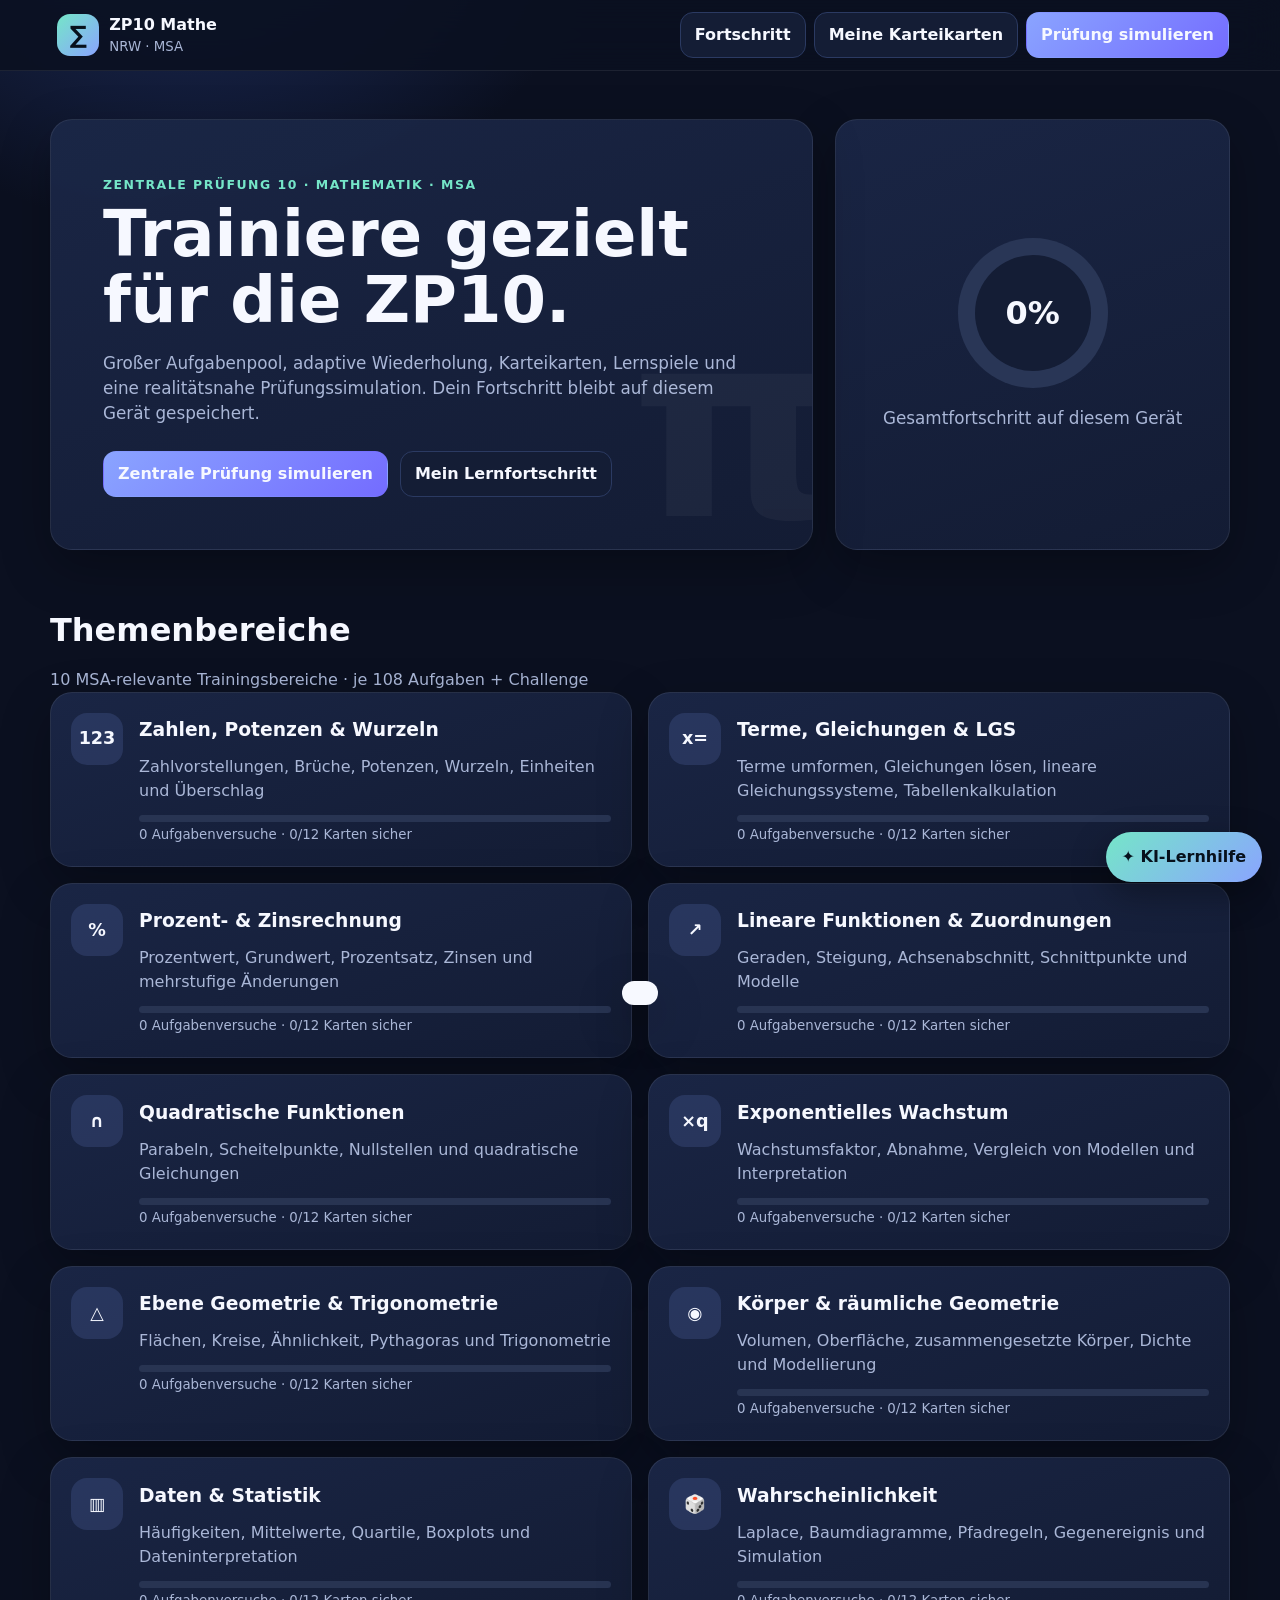
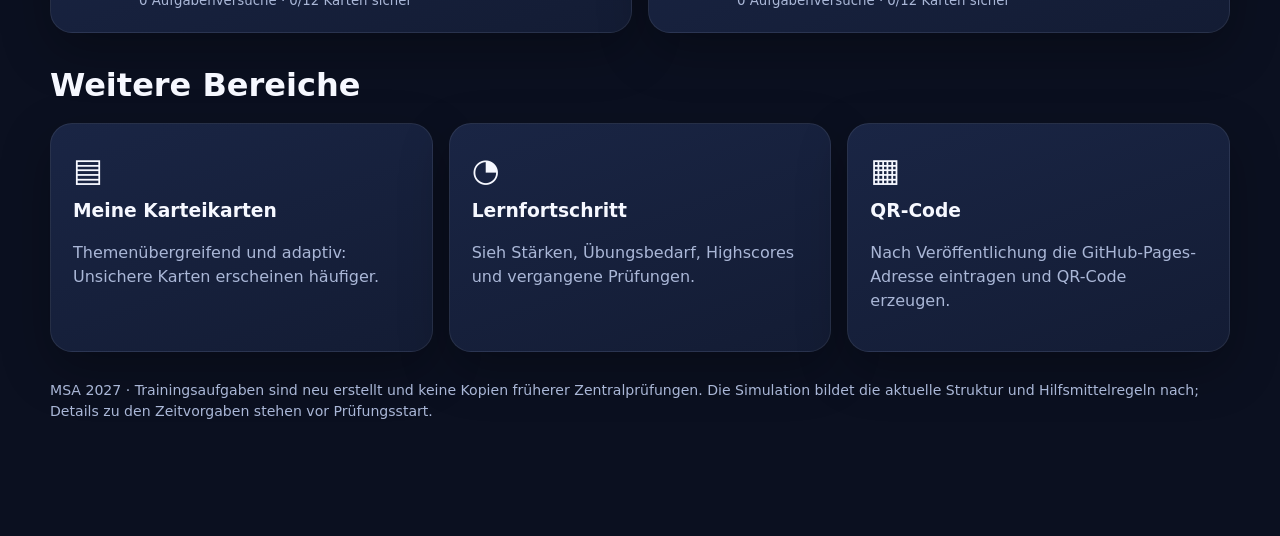
<file: index.html>
<!doctype html>
<html lang="de">
<head>
  <meta charset="utf-8">
  <meta name="viewport" content="width=device-width,initial-scale=1,viewport-fit=cover">
  <meta name="theme-color" content="#121a2f">
  <meta name="description" content="Interaktives ZP10 Mathematik NRW MSA Training für 2027">
  <link rel="manifest" href="manifest.webmanifest">
  <link rel="stylesheet" href="styles.css">
  <title>ZP10 Mathematik NRW – MSA</title>
</head>
<body>
  <a class="skip-link" href="#app">Zum Inhalt</a>
  <header class="topbar">
    <button id="homeBtn" class="brand" aria-label="Zur Startseite">
      <span class="brand-mark">∑</span><span><strong>ZP10 Mathe</strong><small>NRW · MSA</small></span>
    </button>
    <nav class="topnav" aria-label="Hauptnavigation">
      <button data-route="progress">Fortschritt</button>
      <button data-route="cards">Meine Karteikarten</button>
      <button data-route="exam" class="nav-accent">Prüfung simulieren</button>
    </nav>
  </header>

  <main id="app" tabindex="-1"></main>

  <a id="aiHelp" class="ai-help" target="_blank" rel="noopener noreferrer" aria-label="KI-Lernhilfe in neuem Tab öffnen">✦ <span>KI-Lernhilfe</span></a>
  <div id="toast" class="toast" role="status" aria-live="polite"></div>
  <div id="confetti" class="confetti" aria-hidden="true"></div>

  <script src="data/meta.js"></script>
  <script src="data/topics.js"></script>
  <script src="data/tasks.js"></script>
  <script src="data/challenges.js"></script>
  <script src="data/flashcards.js"></script>
  <script src="data/exams.js"></script>
  <script src="app.js"></script>
</body>
</html>
</file>
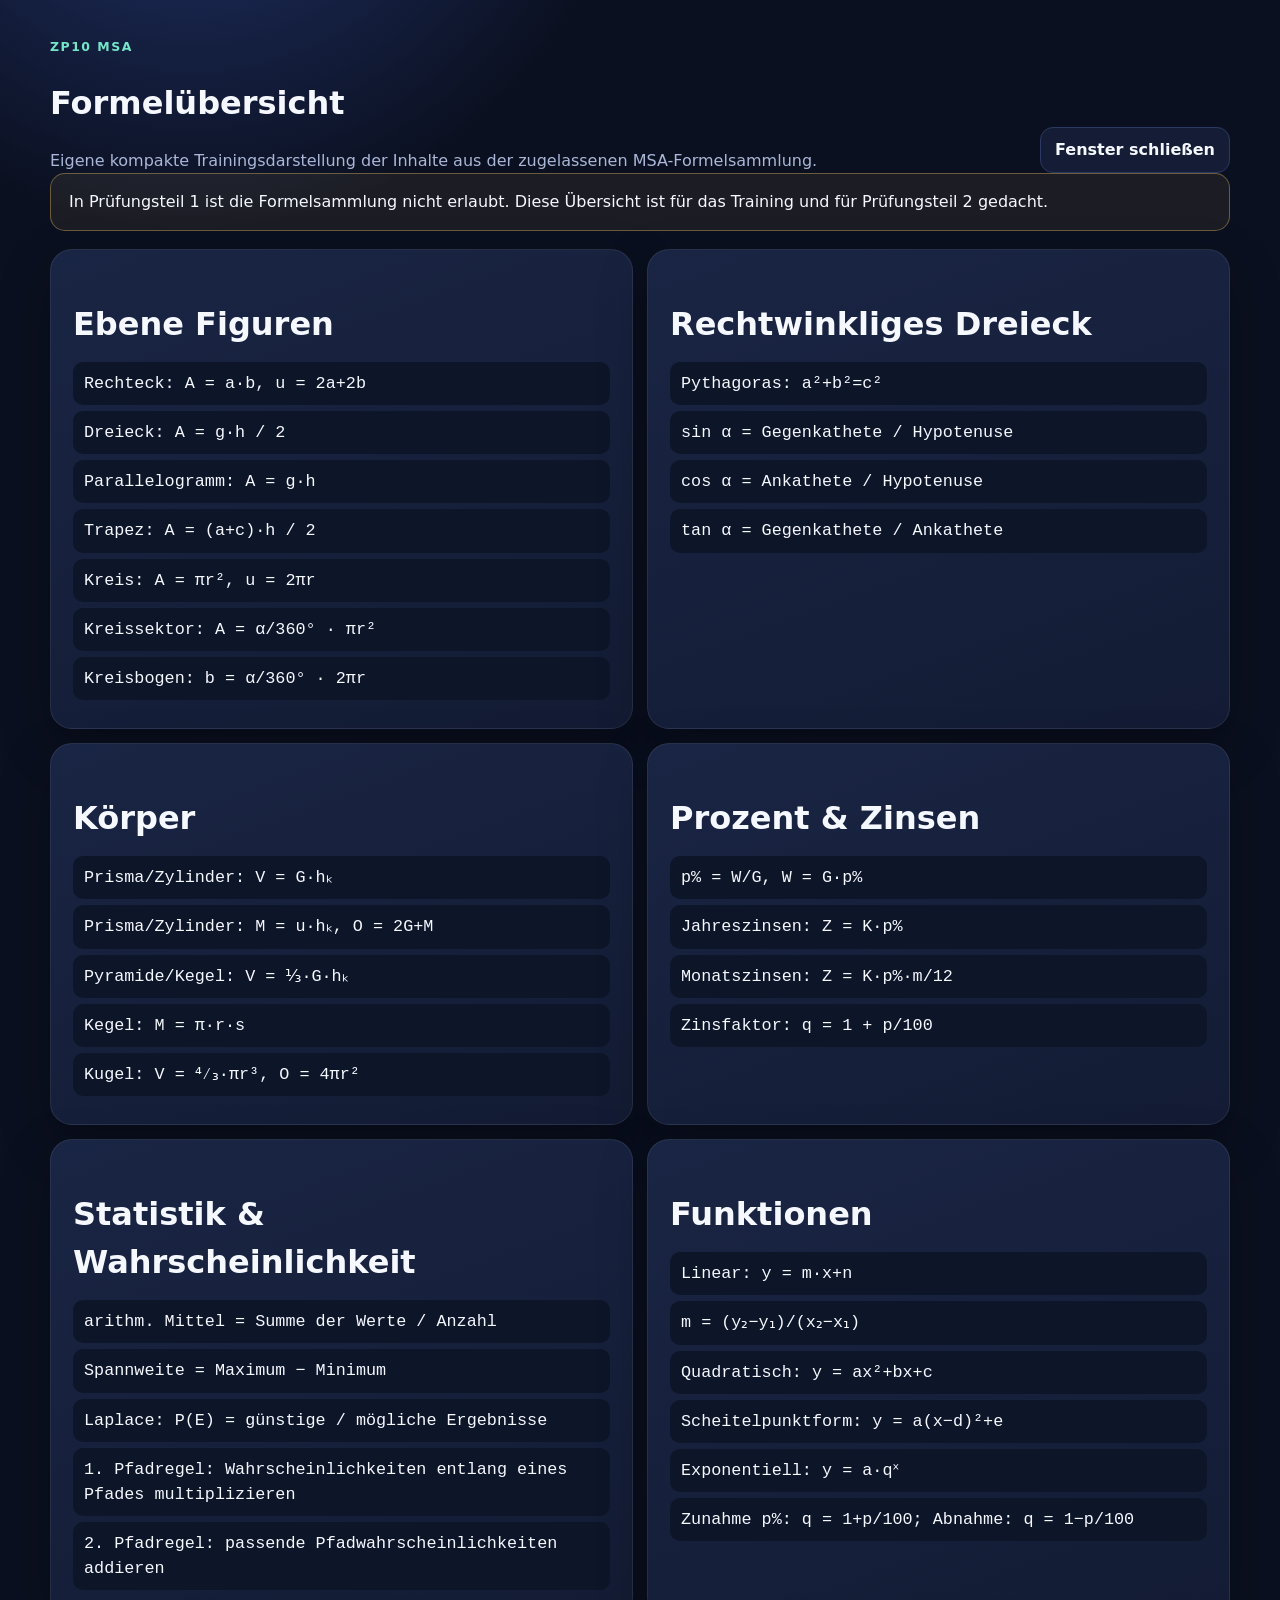
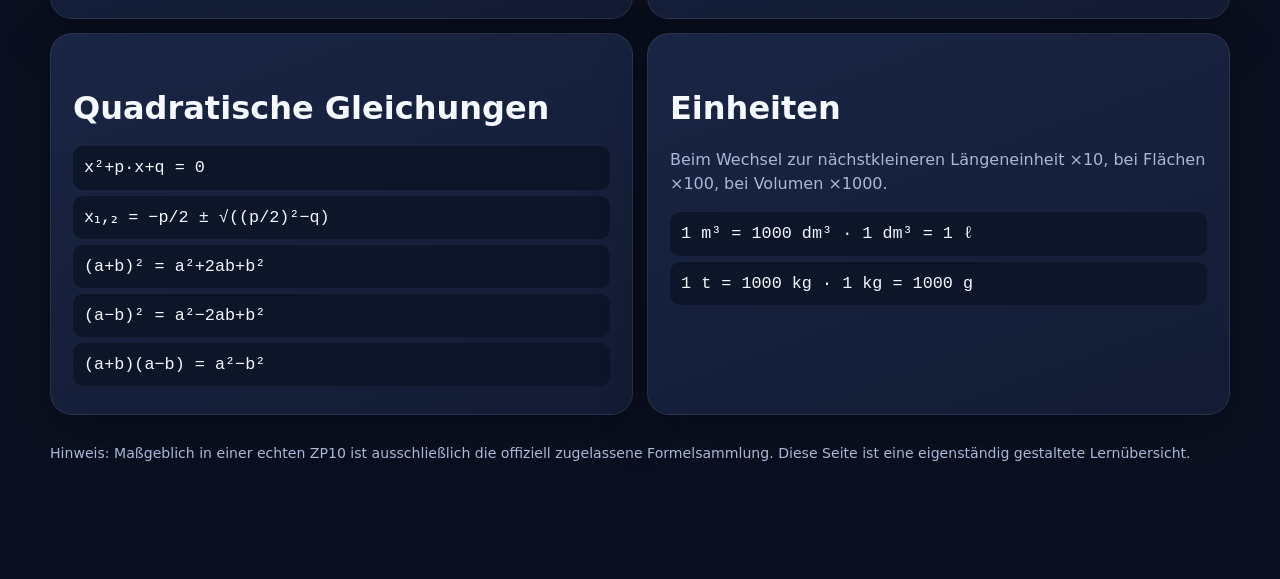
<file: formeln.html>
<!doctype html><html lang="de"><head><meta charset="utf-8"><meta name="viewport" content="width=device-width,initial-scale=1"><link rel="stylesheet" href="styles.css"><title>Formelübersicht – MSA</title><style>.formula-grid{display:grid;grid-template-columns:repeat(2,1fr);gap:14px}.formula{font-family:ui-monospace,SFMono-Regular,Menlo,monospace;font-size:1.05rem;background:#0d1528;padding:9px 11px;border-radius:10px;margin:6px 0}@media(max-width:700px){.formula-grid{grid-template-columns:1fr}}</style></head><body><main id="app"><div class="section-head"><div><span class="eyebrow">ZP10 MSA</span><h1>Formelübersicht</h1><p>Eigene kompakte Trainingsdarstellung der Inhalte aus der zugelassenen MSA-Formelsammlung.</p></div><button class="button" onclick="window.close()">Fenster schließen</button></div><div class="notice">In Prüfungsteil 1 ist die Formelsammlung nicht erlaubt. Diese Übersicht ist für das Training und für Prüfungsteil 2 gedacht.</div><section class="formula-grid" style="margin-top:18px">
<div class="card"><h2>Ebene Figuren</h2><div class="formula">Rechteck: A = a·b, u = 2a+2b</div><div class="formula">Dreieck: A = g·h / 2</div><div class="formula">Parallelogramm: A = g·h</div><div class="formula">Trapez: A = (a+c)·h / 2</div><div class="formula">Kreis: A = πr², u = 2πr</div><div class="formula">Kreissektor: A = α/360° · πr²</div><div class="formula">Kreisbogen: b = α/360° · 2πr</div></div>
<div class="card"><h2>Rechtwinkliges Dreieck</h2><div class="formula">Pythagoras: a²+b²=c²</div><div class="formula">sin α = Gegenkathete / Hypotenuse</div><div class="formula">cos α = Ankathete / Hypotenuse</div><div class="formula">tan α = Gegenkathete / Ankathete</div></div>
<div class="card"><h2>Körper</h2><div class="formula">Prisma/Zylinder: V = G·hₖ</div><div class="formula">Prisma/Zylinder: M = u·hₖ, O = 2G+M</div><div class="formula">Pyramide/Kegel: V = ⅓·G·hₖ</div><div class="formula">Kegel: M = π·r·s</div><div class="formula">Kugel: V = ⁴⁄₃·πr³, O = 4πr²</div></div>
<div class="card"><h2>Prozent & Zinsen</h2><div class="formula">p% = W/G, W = G·p%</div><div class="formula">Jahreszinsen: Z = K·p%</div><div class="formula">Monatszinsen: Z = K·p%·m/12</div><div class="formula">Zinsfaktor: q = 1 + p/100</div></div>
<div class="card"><h2>Statistik & Wahrscheinlichkeit</h2><div class="formula">arithm. Mittel = Summe der Werte / Anzahl</div><div class="formula">Spannweite = Maximum − Minimum</div><div class="formula">Laplace: P(E) = günstige / mögliche Ergebnisse</div><div class="formula">1. Pfadregel: Wahrscheinlichkeiten entlang eines Pfades multiplizieren</div><div class="formula">2. Pfadregel: passende Pfadwahrscheinlichkeiten addieren</div></div>
<div class="card"><h2>Funktionen</h2><div class="formula">Linear: y = m·x+n</div><div class="formula">m = (y₂−y₁)/(x₂−x₁)</div><div class="formula">Quadratisch: y = ax²+bx+c</div><div class="formula">Scheitelpunktform: y = a(x−d)²+e</div><div class="formula">Exponentiell: y = a·qˣ</div><div class="formula">Zunahme p%: q = 1+p/100; Abnahme: q = 1−p/100</div></div>
<div class="card"><h2>Quadratische Gleichungen</h2><div class="formula">x²+p·x+q = 0</div><div class="formula">x₁,₂ = −p/2 ± √((p/2)²−q)</div><div class="formula">(a+b)² = a²+2ab+b²</div><div class="formula">(a−b)² = a²−2ab+b²</div><div class="formula">(a+b)(a−b) = a²−b²</div></div>
<div class="card"><h2>Einheiten</h2><p>Beim Wechsel zur nächstkleineren Längeneinheit ×10, bei Flächen ×100, bei Volumen ×1000.</p><div class="formula">1 m³ = 1000 dm³ · 1 dm³ = 1 ℓ</div><div class="formula">1 t = 1000 kg · 1 kg = 1000 g</div></div>
</section><p class="footer-note">Hinweis: Maßgeblich in einer echten ZP10 ist ausschließlich die offiziell zugelassene Formelsammlung. Diese Seite ist eine eigenständig gestaltete Lernübersicht.</p></main></body></html>
</file>
<file: styles.css>
:root{--bg:#0b1020;--panel:#141d35;--panel2:#1b2747;--text:#f6f8ff;--muted:#aab7d7;--line:#2b3a62;--accent:#75e6c8;--accent2:#8aa4ff;--good:#61d38a;--bad:#ff7d89;--warn:#ffd166;--shadow:0 18px 50px rgba(0,0,0,.28);--radius:22px}
*{box-sizing:border-box}html{scroll-behavior:smooth}body{margin:0;background:radial-gradient(circle at 15% -10%,#22356f 0,transparent 28rem),var(--bg);color:var(--text);font-family:Inter,ui-sans-serif,system-ui,-apple-system,BlinkMacSystemFont,"Segoe UI",sans-serif;line-height:1.5}.skip-link{position:absolute;left:-9999px}.skip-link:focus{left:12px;top:12px;z-index:99;background:#fff;color:#000;padding:10px 14px;border-radius:10px}.topbar{position:sticky;top:0;z-index:40;display:flex;align-items:center;justify-content:space-between;gap:20px;padding:12px clamp(16px,4vw,54px);background:rgba(11,16,32,.88);backdrop-filter:blur(18px);border-bottom:1px solid rgba(255,255,255,.08)}button,.button,input,textarea,select{font:inherit}.brand{display:flex;align-items:center;gap:10px;background:none;border:0;color:var(--text);cursor:pointer;text-align:left}.brand-mark{display:grid;place-items:center;width:42px;height:42px;border-radius:13px;background:linear-gradient(135deg,var(--accent),var(--accent2));color:#07111c;font-size:24px;font-weight:900}.brand span:last-child{display:flex;flex-direction:column}.brand small{color:var(--muted)}.topnav{display:flex;gap:8px;flex-wrap:wrap;justify-content:flex-end}.topnav button,.button{border:1px solid var(--line);background:var(--panel);color:var(--text);padding:10px 14px;border-radius:13px;cursor:pointer;font-weight:700}.topnav button:hover,.button:hover{transform:translateY(-1px);border-color:var(--accent2)}.topnav .nav-accent,.button.primary{background:linear-gradient(135deg,var(--accent2),#746cff);border-color:transparent}.button.success{background:rgba(97,211,138,.14);border-color:rgba(97,211,138,.55)}.button.danger{background:rgba(255,125,137,.12);border-color:rgba(255,125,137,.55)}.button.ghost{background:transparent}.button:disabled{opacity:.45;cursor:not-allowed;transform:none}#app{width:min(1180px,calc(100% - 28px));margin:0 auto;padding:34px 0 100px}.hero{display:grid;grid-template-columns:1.45fr .75fr;gap:22px;align-items:stretch;margin:14px 0 28px}.hero-main,.hero-side,.card,.topic-card,.exam-card,.stat-card{background:linear-gradient(160deg,rgba(27,39,71,.95),rgba(20,29,53,.96));border:1px solid rgba(255,255,255,.08);box-shadow:var(--shadow);border-radius:var(--radius)}.hero-main{padding:clamp(24px,5vw,52px);position:relative;overflow:hidden}.hero-main:after{content:"π";position:absolute;right:-24px;bottom:-72px;font-size:260px;font-weight:900;opacity:.04}.eyebrow{color:var(--accent);font-weight:800;text-transform:uppercase;letter-spacing:.12em;font-size:.78rem}.hero h1{font-size:clamp(2rem,5vw,4rem);line-height:1.03;margin:.4rem 0 1rem;max-width:15ch}.hero p{color:var(--muted);font-size:1.05rem;max-width:68ch}.hero-actions{display:flex;gap:12px;flex-wrap:wrap;margin-top:24px}.hero-side{padding:24px;display:flex;flex-direction:column;justify-content:center}.ring{--p:0;width:150px;height:150px;border-radius:50%;margin:0 auto 18px;background:conic-gradient(var(--accent) calc(var(--p)*1%),#293656 0);display:grid;place-items:center}.ring:before{content:"";width:116px;height:116px;border-radius:50%;background:var(--panel);position:absolute}.ring strong{position:relative;font-size:2rem}.hero-side p{text-align:center;margin:0;color:var(--muted)}h2{font-size:clamp(1.45rem,3vw,2rem);margin:28px 0 14px}h3{margin:.2rem 0 .7rem}.section-head{display:flex;justify-content:space-between;align-items:end;gap:20px}.section-head p{color:var(--muted);margin:0}.grid{display:grid;grid-template-columns:repeat(3,1fr);gap:16px}.topics{grid-template-columns:repeat(2,1fr)}.topic-card{padding:20px;cursor:pointer;transition:.2s;display:flex;gap:16px;align-items:flex-start}.topic-card:hover{transform:translateY(-3px);border-color:rgba(117,230,200,.5)}.topic-icon{width:52px;height:52px;flex:0 0 52px;border-radius:16px;background:rgba(138,164,255,.14);display:grid;place-items:center;font-weight:900;font-size:1.1rem}.topic-card p{color:var(--muted);margin:5px 0 0}.mini-progress{height:7px;background:#283452;border-radius:99px;overflow:hidden;margin-top:12px}.mini-progress span{display:block;height:100%;background:linear-gradient(90deg,var(--accent),var(--accent2))}.card{padding:22px}.card p{color:var(--muted)}.feature-card{cursor:pointer}.feature-card .big-icon{font-size:2rem}.breadcrumb{display:flex;gap:8px;align-items:center;color:var(--muted);margin-bottom:16px}.breadcrumb button{background:none;border:0;color:var(--accent);cursor:pointer}.topic-header{display:flex;justify-content:space-between;gap:22px;align-items:center;background:var(--panel);border:1px solid var(--line);padding:24px;border-radius:var(--radius);margin-bottom:18px}.topic-header .topic-icon{width:70px;height:70px;flex-basis:70px;font-size:1.4rem}.topic-title{display:flex;align-items:center;gap:18px}.mode-grid{display:grid;grid-template-columns:repeat(5,1fr);gap:12px}.mode-tile{padding:18px;background:var(--panel);border:1px solid var(--line);border-radius:18px;cursor:pointer;color:var(--text);text-align:left}.mode-tile:hover{border-color:var(--accent)}.mode-tile span{display:block;font-size:1.6rem;margin-bottom:7px}.muted{color:var(--muted)}.badge{display:inline-flex;align-items:center;gap:6px;border:1px solid var(--line);padding:5px 9px;border-radius:99px;color:var(--muted);font-size:.83rem}.badge.good{border-color:rgba(97,211,138,.45);color:#aef3c5}.badge.warn{border-color:rgba(255,209,102,.45);color:#ffe29a}.badge.bad{border-color:rgba(255,125,137,.45);color:#ffb1b8}.task-shell{max-width:860px;margin:18px auto}.task-top{display:flex;justify-content:space-between;gap:12px;align-items:center;margin-bottom:12px}.progressbar{height:9px;border-radius:99px;background:#283452;overflow:hidden}.progressbar span{display:block;height:100%;background:linear-gradient(90deg,var(--accent),var(--accent2));transition:.25s}.question{font-size:1.25rem;margin:22px 0;white-space:pre-wrap}.options{display:grid;gap:10px}.option{display:flex;gap:12px;align-items:flex-start;width:100%;text-align:left;padding:14px 16px;background:#10192e;color:var(--text);border:1px solid var(--line);border-radius:14px;cursor:pointer}.option:hover{border-color:var(--accent2)}.option.selected{outline:2px solid var(--accent2)}.answer-row{display:flex;gap:10px;align-items:center;flex-wrap:wrap}.answer-input{width:min(100%,480px);padding:14px 15px;border:1px solid var(--line);border-radius:14px;background:#0d1528;color:var(--text);outline:none}.answer-input:focus{border-color:var(--accent)}textarea.answer-input{min-height:120px;resize:vertical}.feedback{margin-top:16px;border-radius:14px;padding:15px 17px;border:1px solid var(--line);background:#111a30}.feedback.good{border-color:rgba(97,211,138,.55);background:rgba(97,211,138,.08)}.feedback.bad{border-color:rgba(255,125,137,.55);background:rgba(255,125,137,.08)}.feedback.warn{border-color:rgba(255,209,102,.55);background:rgba(255,209,102,.08)}.solution{margin-top:12px;padding:14px;border-left:3px solid var(--accent2);background:#0d1528;border-radius:0 12px 12px 0}.flashcard{min-height:320px;display:flex;flex-direction:column;justify-content:center;text-align:center;cursor:pointer}.flashcard .term{font-size:clamp(1.5rem,4vw,2.5rem);font-weight:850}.flashcard .definition{font-size:1.13rem;color:var(--muted);margin-top:18px}.rating-row{display:grid;grid-template-columns:repeat(3,1fr);gap:10px;margin-top:15px}.match-layout{display:grid;grid-template-columns:1fr 1fr;gap:18px}.match-col{display:grid;gap:9px}.match-item{padding:12px 14px;background:#10192e;border:1px solid var(--line);color:var(--text);border-radius:13px;text-align:left;cursor:pointer}.match-item.selected{outline:2px solid var(--accent)}.match-item.done{opacity:.45;text-decoration:line-through}.score-big{font-size:3.5rem;font-weight:900;line-height:1}.stat-grid{display:grid;grid-template-columns:repeat(4,1fr);gap:12px}.stat-card{padding:18px}.stat-card strong{display:block;font-size:1.65rem}.table-wrap{overflow-x:auto;border:1px solid var(--line);border-radius:16px}table{width:100%;border-collapse:collapse;background:var(--panel)}th,td{padding:12px 14px;border-bottom:1px solid var(--line);text-align:left}th{color:var(--muted);font-size:.86rem}tr:last-child td{border-bottom:0}.exam-intro{max-width:900px;margin:auto}.notice{padding:16px 18px;border:1px solid rgba(255,209,102,.35);background:rgba(255,209,102,.07);border-radius:15px}.exam-toolbar{position:sticky;top:78px;z-index:25;display:flex;justify-content:space-between;align-items:center;gap:12px;background:rgba(20,29,53,.96);backdrop-filter:blur(10px);padding:11px 14px;border:1px solid var(--line);border-radius:16px;margin-bottom:16px}.timer{font-variant-numeric:tabular-nums;font-weight:900;font-size:1.2rem}.exam-question{margin-bottom:15px}.exam-question h4{margin:0 0 8px}.exam-context{border-left:4px solid var(--accent2)}.exam-part{padding:14px 0;border-top:1px solid var(--line)}.exam-part:first-of-type{border-top:0}.result-item{border:1px solid var(--line);border-radius:16px;margin:12px 0;overflow:hidden}.result-head{padding:14px 16px;display:flex;justify-content:space-between;gap:12px}.result-item.correct{border-color:rgba(97,211,138,.5)}.result-item.wrong{border-color:rgba(255,125,137,.5)}details{border-top:1px solid var(--line);padding:12px 16px}summary{cursor:pointer;font-weight:800}.recommendations{display:grid;grid-template-columns:repeat(3,1fr);gap:14px}.rec{padding:18px;border-radius:16px;background:var(--panel);border:1px solid var(--line)}.qr-preview{width:280px;max-width:100%;aspect-ratio:1;border-radius:18px;background:#fff;padding:12px;margin-top:14px}.ai-help{position:fixed;right:max(18px,env(safe-area-inset-right));bottom:max(18px,env(safe-area-inset-bottom));z-index:50;background:linear-gradient(135deg,#75e6c8,#8aa4ff);color:#07111c;text-decoration:none;padding:13px 16px;border-radius:99px;font-weight:900;box-shadow:0 12px 35px rgba(0,0,0,.35)}.toast{position:fixed;left:50%;bottom:25px;transform:translate(-50%,130px);padding:12px 18px;background:#f7f9ff;color:#10172a;border-radius:13px;z-index:80;transition:.25s;box-shadow:var(--shadow);font-weight:750}.toast.show{transform:translate(-50%,0)}.confetti{position:fixed;inset:0;pointer-events:none;z-index:90;overflow:hidden}.confetti i{position:absolute;top:-20px;width:9px;height:14px;background:currentColor;animation:fall 1.2s linear forwards}@keyframes fall{to{transform:translate(var(--x),110vh) rotate(720deg);opacity:.2}}.hidden{display:none!important}.separator{height:1px;background:var(--line);margin:18px 0}.footer-note{color:var(--muted);font-size:.88rem;margin-top:28px}.kbd{font-family:ui-monospace,SFMono-Regular,Menlo,monospace;padding:2px 6px;background:#0d1528;border:1px solid var(--line);border-radius:6px}
@media(max-width:900px){.hero{grid-template-columns:1fr}.grid,.topics{grid-template-columns:1fr 1fr}.mode-grid{grid-template-columns:repeat(2,1fr)}.stat-grid{grid-template-columns:1fr 1fr}.recommendations{grid-template-columns:1fr}.topnav button:not(.nav-accent){display:none}}
@media(max-width:600px){#app{width:min(100% - 20px,1180px);padding-top:18px}.topbar{padding:10px}.brand small{display:none}.topnav .nav-accent{font-size:.88rem;padding:9px 10px}.grid,.topics,.stat-grid{grid-template-columns:1fr}.topic-header{align-items:flex-start}.topic-title{align-items:flex-start}.mode-grid{grid-template-columns:1fr 1fr}.match-layout{grid-template-columns:1fr}.rating-row{grid-template-columns:1fr}.exam-toolbar{top:65px;align-items:flex-start;flex-direction:column}.ai-help span{display:none}.ai-help{width:50px;height:50px;display:grid;place-items:center;padding:0}.hero-main{padding:26px 21px}}
@media(prefers-reduced-motion:reduce){*{scroll-behavior:auto!important;animation:none!important;transition:none!important}}
</file>
